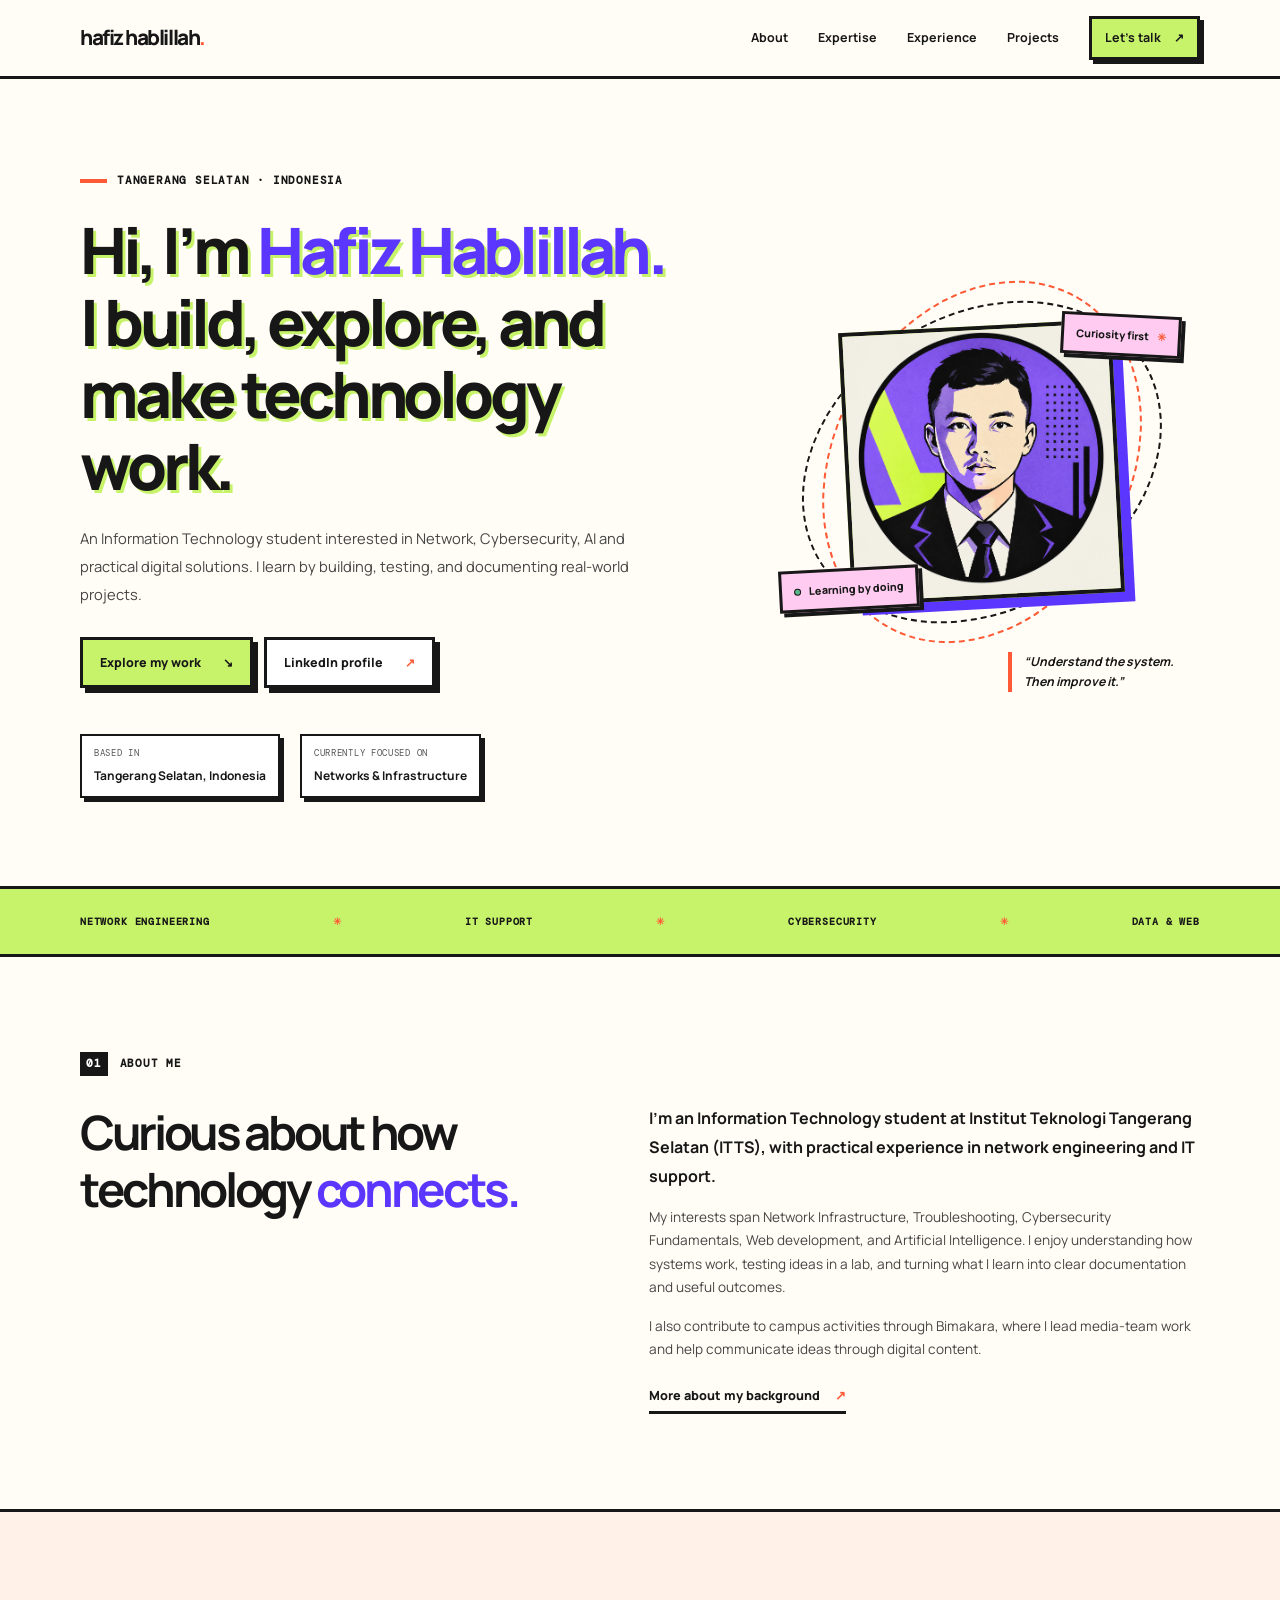
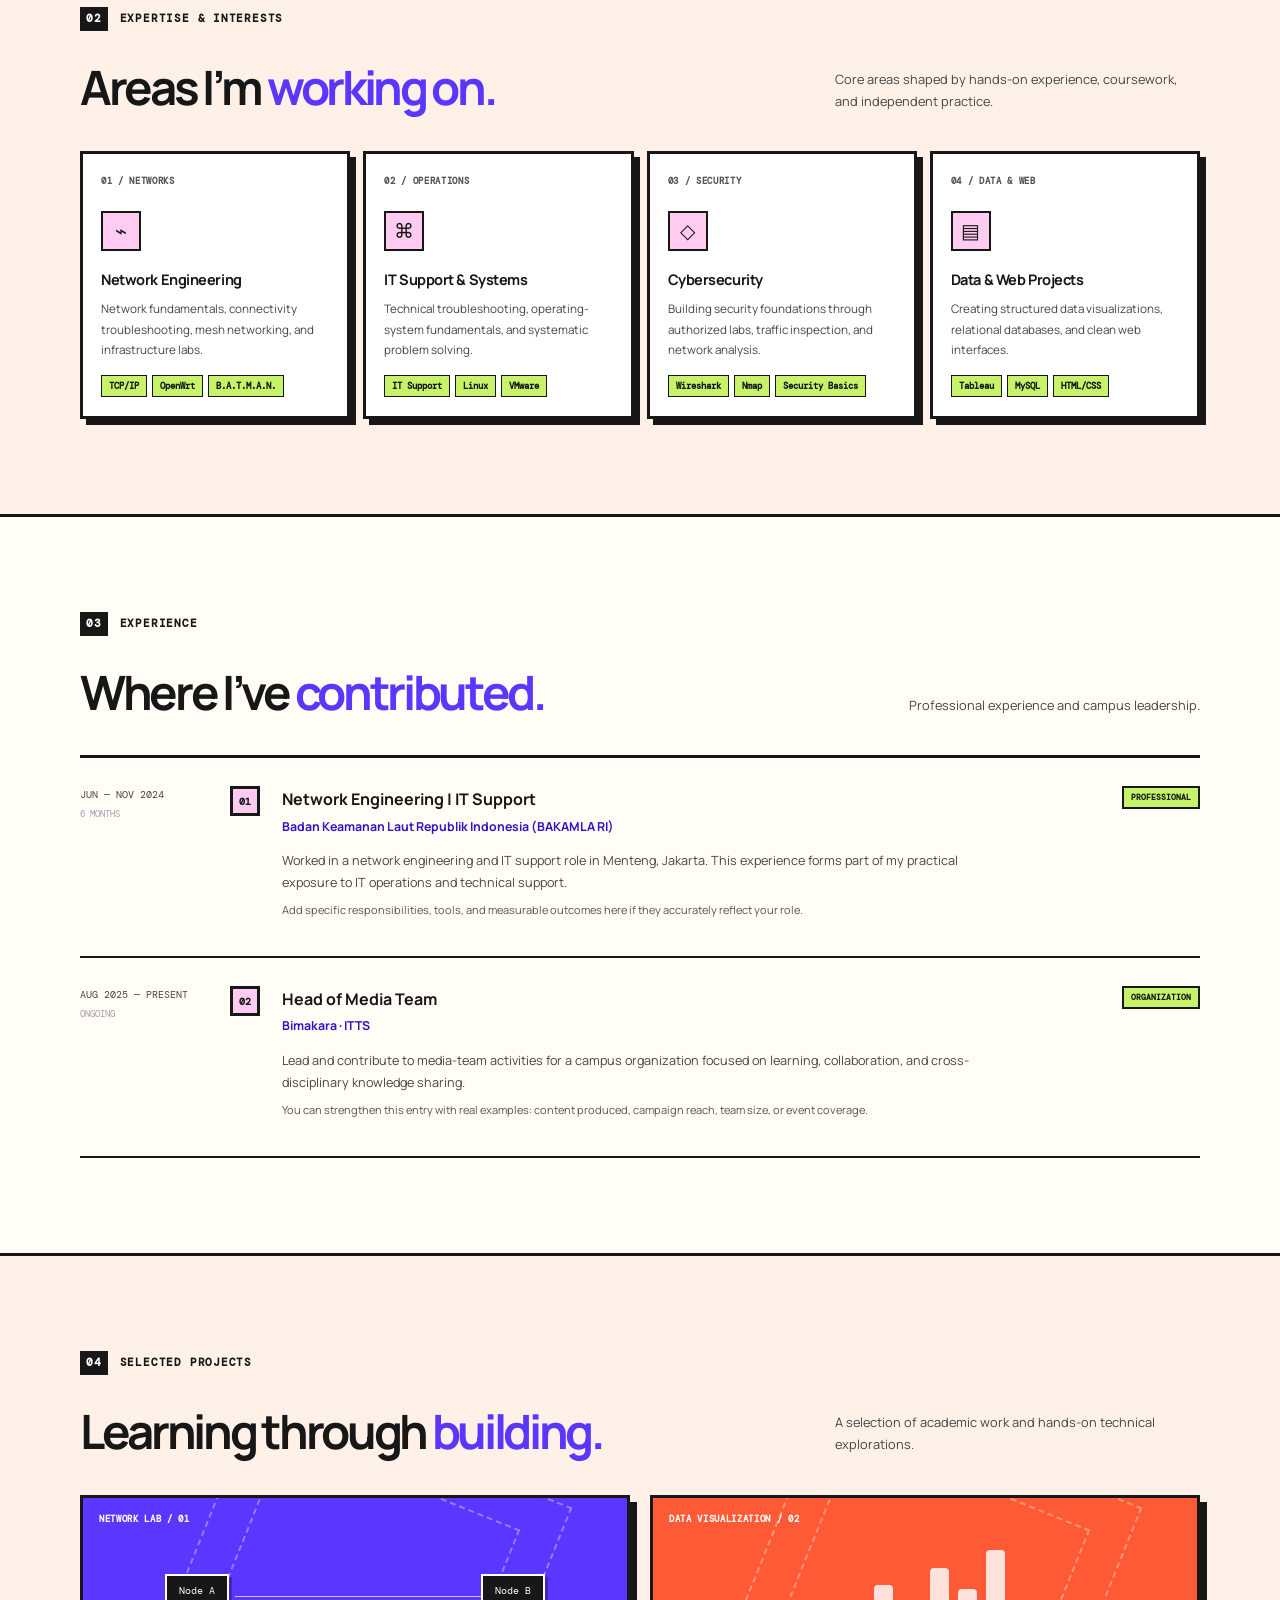
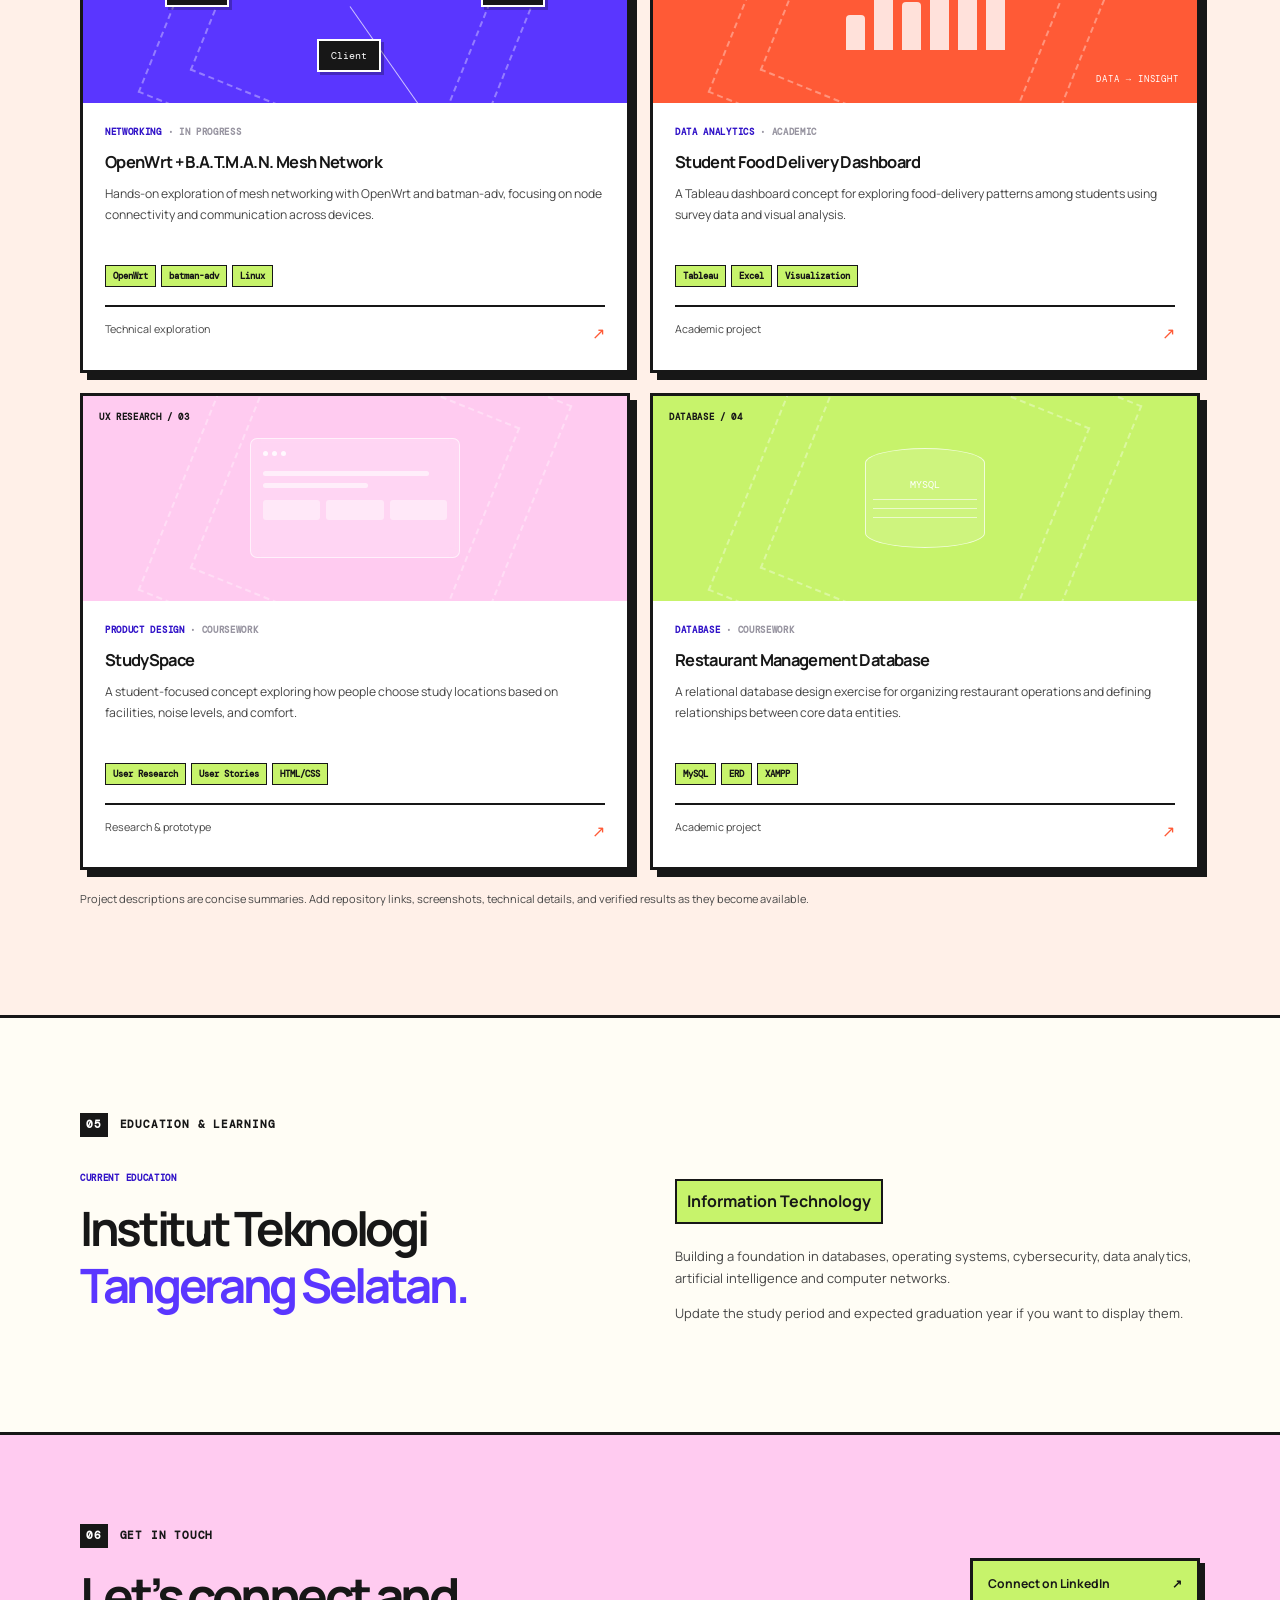
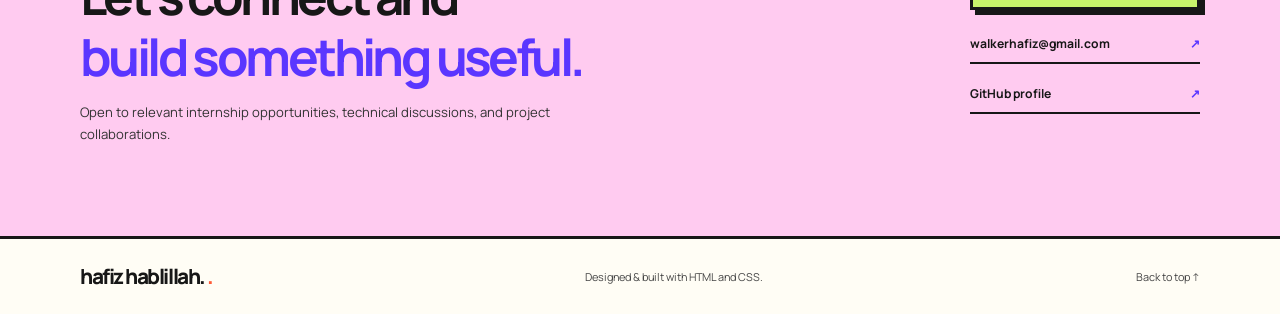
<file: Portofolio Website Neo-Brutalism/index.html>
<!DOCTYPE html>
<html lang="id">
<head>
  <meta charset="UTF-8">
  <meta name="viewport" content="width=device-width, initial-scale=1.0">
  <meta name="description" content="Portofolio Hafiz Hablillah — IT Support, Network Engineering, proyek teknologi, dan pengalaman organisasi.">
  <title>Portofolio - Hafiz Hablillah</title>
  <link rel="stylesheet" href="style.css">
</head>
<body>
  <header class="header">
    <nav class="nav container" aria-label="Navigasi utama">
      <a class="logo" href="#home">hafiz hablillah<span>.</span></a>
      <input type="checkbox" id="menu-toggle" class="menu-toggle" aria-label="Buka menu">
      <label class="menu-icon" for="menu-toggle" aria-hidden="true"><span></span><span></span><span></span></label>
      <div class="nav-menu">
        <a href="#about">About</a>
        <a href="#expertise">Expertise</a>
        <a href="#experience">Experience</a>
        <a href="#projects">Projects</a>
        <a class="nav-contact" href="#contact">Let’s talk <span>↗</span></a>
      </div>
    </nav>
  </header>

  <main>
    <section class="hero container" id="home">
      <div class="hero-content">
        <p class="eyebrow"><span class="eyebrow-line"></span> TANGERANG SELATAN · INDONESIA</p>
        <h1>Hi, I’m <span>Hafiz Hablillah.</span><br>I build, explore, and<br class="desktop-break"> make technology work.</h1>
        <p class="hero-desc">An Information Technology student interested in Network, Cybersecurity, AI and practical digital solutions. I learn by building, testing, and documenting real-world projects.</p>
        <div class="hero-buttons">
          <a class="button button-dark" href="#projects">Explore my work <span>↘</span></a>
          <a class="button button-light" href="https://www.linkedin.com/in/hafizhablillah/" target="_blank" rel="noreferrer">LinkedIn profile <span>↗</span></a>
        </div>
        <div class="hero-facts">
          <div><span class="fact-label">BASED IN</span><strong>Tangerang Selatan, Indonesia</strong></div>
          <div><span class="fact-label">CURRENTLY FOCUSED ON</span><strong>Networks & Infrastructure</strong></div>
        </div>
      </div>
      <div class="hero-aside">
        <div class="portrait-frame">
          <div class="portrait-orbit orbit-a"></div><div class="portrait-orbit orbit-b"></div>
          <div class="portrait">
            <img class="portrait-photo" src="profil.png
            " alt="Foto profil Hafiz Hablillah">
          </div>
          <span class="float-note note-one">Curiosity first<span>✳</span></span>
          <span class="float-note note-two"><i></i> Learning by doing</span>
        </div>
        <p class="aside-note">“Understand the system.<br>Then improve it.”</p>
      </div>
    </section>

    <div class="marquee-band"><div class="container marquee-inner"><span>NETWORK ENGINEERING</span><i>✳</i><span>IT SUPPORT</span><i>✳</i><span>CYBERSECURITY</span><i>✳</i><span>DATA & WEB</span></div></div>

    <section class="section container" id="about">
      <div class="section-label"><span>01</span> ABOUT ME</div>
      <div class="about-layout">
        <div class="section-title"><h2>Curious about how<br>technology <em>connects.</em></h2></div>
        <div class="about-copy">
          <p class="intro">I’m an Information Technology student at Institut Teknologi Tangerang Selatan (ITTS), with practical experience in network engineering and IT support.</p>
          <p>My interests span Network Infrastructure, Troubleshooting, Cybersecurity Fundamentals, Web development, and Artificial Intelligence. I enjoy understanding how systems work, testing ideas in a lab, and turning what I learn into clear documentation and useful outcomes.</p>
          <p>I also contribute to campus activities through Bimakara, where I lead media-team work and help communicate ideas through digital content.</p>
          <a class="inline-link" href="https://www.linkedin.com/in/hafizhablillah/" target="_blank" rel="noreferrer">More about my background <span>↗</span></a>
        </div>
      </div>
    </section>

    <section class="section expertise-section" id="expertise">
      <div class="container">
        <div class="section-label"><span>02</span> EXPERTISE & INTERESTS</div>
        <div class="section-heading-row"><h2>Areas I’m <em>working on.</em></h2><p>Core areas shaped by hands-on experience, coursework, and independent practice.</p></div>
        <div class="expertise-grid">
          <article class="expertise-card"><div class="card-number">01 / NETWORKS</div><div class="expertise-icon">⌁</div><h3>Network Engineering</h3><p>Network fundamentals, connectivity troubleshooting, mesh networking, and infrastructure labs.</p><div class="pills"><span>TCP/IP</span><span>OpenWrt</span><span>B.A.T.M.A.N.</span></div></article>
          <article class="expertise-card"><div class="card-number">02 / OPERATIONS</div><div class="expertise-icon">⌘</div><h3>IT Support & Systems</h3><p>Technical troubleshooting, operating-system fundamentals, and systematic problem solving.</p><div class="pills"><span>IT Support</span><span>Linux</span><span>VMware</span></div></article>
          <article class="expertise-card"><div class="card-number">03 / SECURITY</div><div class="expertise-icon">◇</div><h3>Cybersecurity</h3><p>Building security foundations through authorized labs, traffic inspection, and network analysis.</p><div class="pills"><span>Wireshark</span><span>Nmap</span><span>Security Basics</span></div></article>
          <article class="expertise-card"><div class="card-number">04 / DATA & WEB</div><div class="expertise-icon">▤</div><h3>Data & Web Projects</h3><p>Creating structured data visualizations, relational databases, and clean web interfaces.</p><div class="pills"><span>Tableau</span><span>MySQL</span><span>HTML/CSS</span></div></article>
        </div>
      </div>
    </section>

    <section class="section container" id="experience">
      <div class="section-label"><span>03</span> EXPERIENCE</div>
      <div class="section-heading-row"><h2>Where I’ve <em>contributed.</em></h2><p>Professional experience and campus leadership.</p></div>
      <div class="experience-list">
        <article class="experience-item">
          <div class="experience-period">JUN — NOV 2024<br><span>6 MONTHS</span></div>
          <div class="experience-mark">01</div>
          <div class="experience-details"><div class="experience-heading"><div><h3>Network Engineering | IT Support</h3><p class="company">Badan Keamanan Laut Republik Indonesia (BAKAMLA RI)</p></div><span class="experience-type">PROFESSIONAL</span></div><p>Worked in a network engineering and IT support role in Menteng, Jakarta. This experience forms part of my practical exposure to IT operations and technical support.</p><p class="small-note">Add specific responsibilities, tools, and measurable outcomes here if they accurately reflect your role.</p></div>
        </article>
        <article class="experience-item">
          <div class="experience-period">AUG 2025 — PRESENT<br><span>ONGOING</span></div>
          <div class="experience-mark">02</div>
          <div class="experience-details"><div class="experience-heading"><div><h3>Head of Media Team</h3><p class="company">Bimakara · ITTS</p></div><span class="experience-type">ORGANIZATION</span></div><p>Lead and contribute to media-team activities for a campus organization focused on learning, collaboration, and cross-disciplinary knowledge sharing.</p><p class="small-note">You can strengthen this entry with real examples: content produced, campaign reach, team size, or event coverage.</p></div>
        </article>
      </div>
    </section>

    <section class="section projects-section" id="projects">
      <div class="container">
        <div class="section-label"><span>04</span> SELECTED PROJECTS</div>
        <div class="section-heading-row"><h2>Learning through <em>building.</em></h2><p>A selection of academic work and hands-on technical explorations.</p></div>
        <div class="project-grid">
          <article class="project-card">
            <div class="project-visual visual-network"><span class="visual-label">NETWORK LAB / 01</span><div class="node n1">Node A</div><div class="node n2">Node B</div><div class="node n3">Client</div><div class="connection c1"></div><div class="connection c2"></div></div>
            <div class="project-info"><div class="project-meta">NETWORKING <span>· IN PROGRESS</span></div><h3>OpenWrt + B.A.T.M.A.N. Mesh Network</h3><p>Hands-on exploration of mesh networking with OpenWrt and batman-adv, focusing on node connectivity and communication across devices.</p><div class="pills"><span>OpenWrt</span><span>batman-adv</span><span>Linux</span></div><div class="project-bottom"><span>Technical exploration</span><span>↗</span></div></div>
          </article>
          <article class="project-card">
            <div class="project-visual visual-tableau"><span class="visual-label">DATA VISUALIZATION / 02</span><div class="mini-chart"><i></i><i></i><i></i><i></i><i></i><i></i></div><div class="chart-label">DATA → INSIGHT</div></div>
            <div class="project-info"><div class="project-meta">DATA ANALYTICS <span>· ACADEMIC</span></div><h3>Student Food Delivery Dashboard</h3><p>A Tableau dashboard concept for exploring food-delivery patterns among students using survey data and visual analysis.</p><div class="pills"><span>Tableau</span><span>Excel</span><span>Visualization</span></div><div class="project-bottom"><span>Academic project</span><span>↗</span></div></div>
          </article>
          <article class="project-card">
            <div class="project-visual visual-study"><span class="visual-label">UX RESEARCH / 03</span><div class="mock-window"><div class="mock-dots"><i></i><i></i><i></i></div><div class="mock-line"></div><div class="mock-line short"></div><div class="mock-cards"><i></i><i></i><i></i></div></div></div>
            <div class="project-info"><div class="project-meta">PRODUCT DESIGN <span>· COURSEWORK</span></div><h3>StudySpace</h3><p>A student-focused concept exploring how people choose study locations based on facilities, noise levels, and comfort.</p><div class="pills"><span>User Research</span><span>User Stories</span><span>HTML/CSS</span></div><div class="project-bottom"><span>Research & prototype</span><span>↗</span></div></div>
          </article>
          <article class="project-card">
            <div class="project-visual visual-database"><span class="visual-label">DATABASE / 04</span><div class="database-shape"><span>MYSQL</span><i></i><i></i><i></i></div></div>
            <div class="project-info"><div class="project-meta">DATABASE <span>· COURSEWORK</span></div><h3>Restaurant Management Database</h3><p>A relational database design exercise for organizing restaurant operations and defining relationships between core data entities.</p><div class="pills"><span>MySQL</span><span>ERD</span><span>XAMPP</span></div><div class="project-bottom"><span>Academic project</span><span>↗</span></div></div>
          </article>
        </div>
        <p class="project-disclaimer">Project descriptions are concise summaries. Add repository links, screenshots, technical details, and verified results as they become available.</p>
      </div>
    </section>

    <section class="section container education-section" id="education">
      <div class="section-label"><span>05</span> EDUCATION & LEARNING</div>
      <div class="education-row"><div><p class="overline">CURRENT EDUCATION</p><h2>Institut Teknologi<br><em>Tangerang Selatan.</em></h2></div><div><h3>Information Technology</h3><p>Building a foundation in databases, operating systems, cybersecurity, data analytics, artificial intelligence and computer networks.</p><p class="muted">Update the study period and expected graduation year if you want to display them.</p></div></div>
    </section>

    <section class="contact-section" id="contact">
      <div class="container contact-inner"><div><p class="section-label"><span>06</span> GET IN TOUCH</p><h2>Let’s connect and<br><em>build something useful.</em></h2><p>Open to relevant internship opportunities, technical discussions, and project collaborations.</p></div><div class="contact-links"><a class="contact-button" href="https://www.linkedin.com/in/hafizhablillah/" target="_blank" rel="noreferrer">Connect on LinkedIn <span>↗</span></a><a href="mailto:walkerhafiz@gmail.com">walkerhafiz@gmail.com <span>↗</span></a><a href="https://github.com/s1rzech" target="_blank" rel="noreferrer">GitHub profile <span>↗</span></a></div></div>
    </section>
  </main>

  <footer class="footer"><div class="container footer-inner"><a class="logo" href="#home">hafiz hablillah.
  <span>.</span></a><p>Designed & built with HTML and CSS.</p><a href="#home">Back to top ↑</a></div></footer>
</body>
</html>
</file>
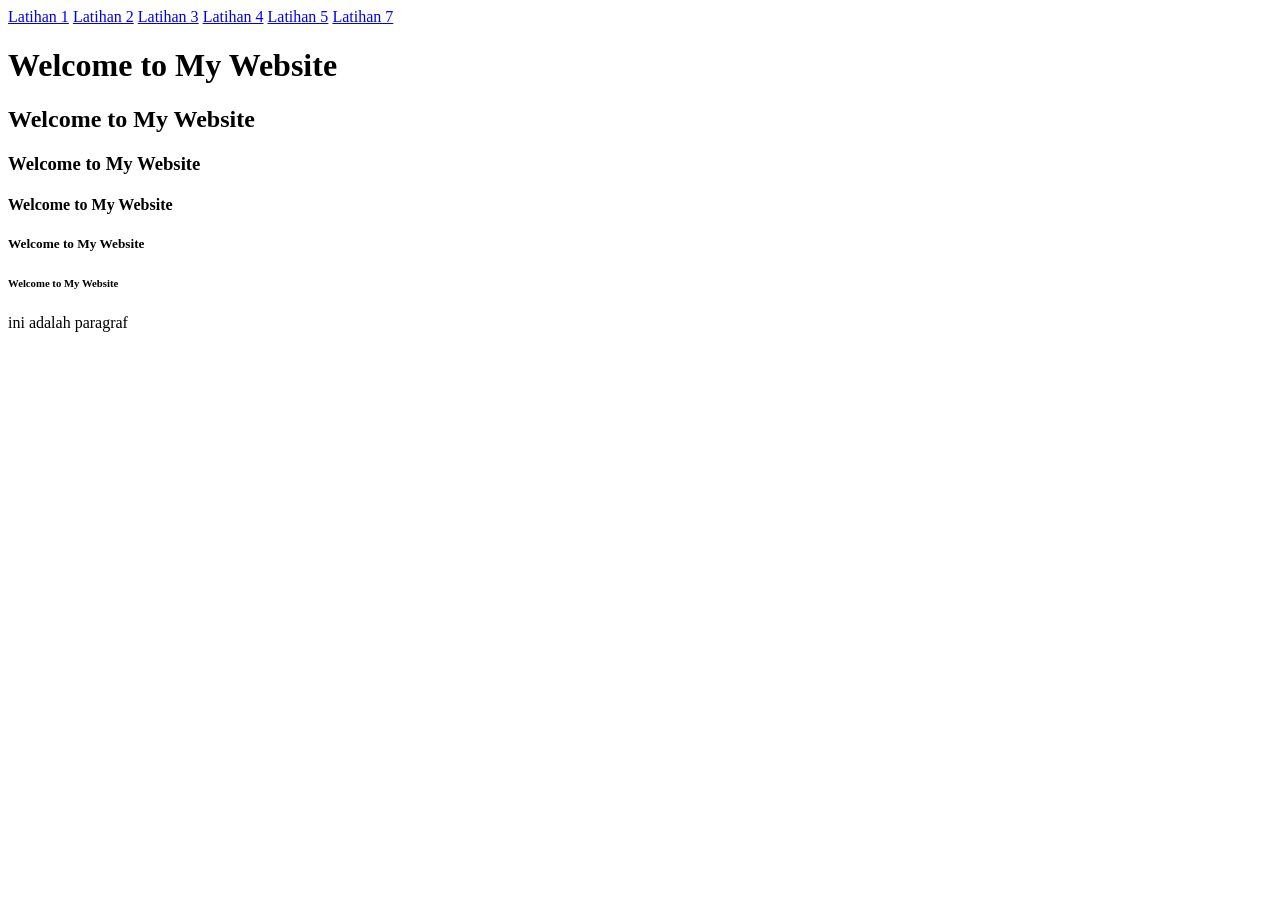
<file: Tutorial HTML/index.html>
<html>
    <head>
        <title>My Website</title>
    </head>
    <body>
        <a href="index.html">Latihan 1</a>
        <a href="latihan2.html">Latihan 2</a>
        <a href="latihan3.html">Latihan 3</a>
        <a href="latihan4.html">Latihan 4</a>
        <a href="latihan5.html">Latihan 5</a>
        <a href="latihan7.html">Latihan 7</a>
        <h1>Welcome to My Website</h1>
        <h2>Welcome to My Website</h2>
        <h3>Welcome to My Website</h3>
        <h4>Welcome to My Website</h4>
        <h5>Welcome to My Website</h5>
        <h6>Welcome to My Website</h6>
        <P>ini adalah paragraf</P>
    </body>
</html>
</file>
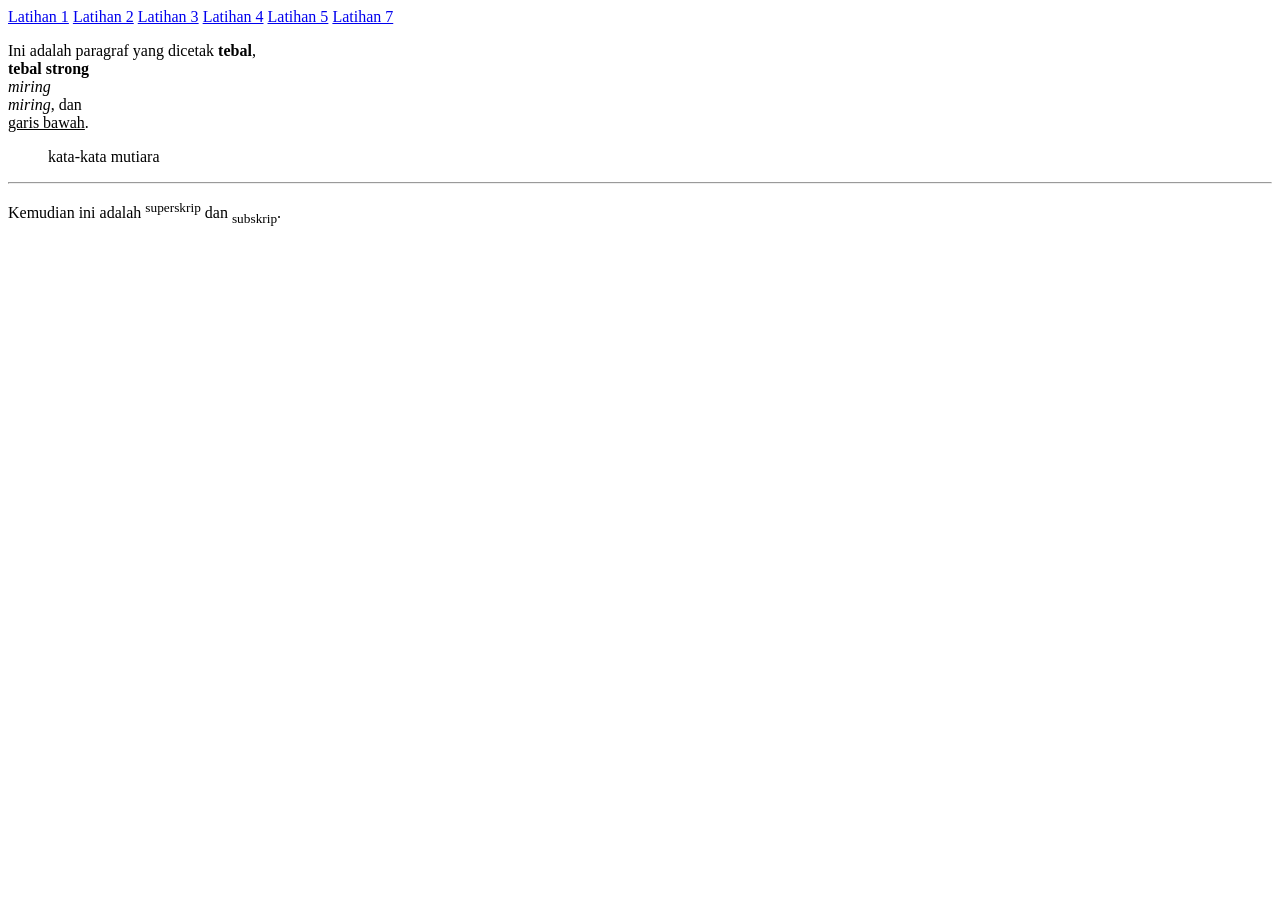
<file: Tutorial HTML/latihan2.html>
<!DOCTYPE html>
<html>
    <head>
       <title>Hello World</title>
   </head>
   <body>
        <a href="index.html">Latihan 1</a>
        <a href="latihan2.html">Latihan 2</a>
        <a href="latihan3.html">Latihan 3</a>
        <a href="latihan4.html">Latihan 4</a>
        <a href="latihan5.html">Latihan 5</a>
        <a href="latihan7.html">Latihan 7</a>
       <p>Ini adalah paragraf yang dicetak 
        <b>tebal</b>, <br/>
        <strong>tebal strong</strong><br/>
        <em>miring</em><br/>
        <i>miring</i>, dan <br/>
        <u>garis bawah</u>.
        <blockquote>kata-kata mutiara</blockquote>
    </p><hr/>
    <p>Kemudian ini adalah 
        <sup>superskrip</sup> dan 
        <sub>subskrip</sub>.
    </p>
   </body>
</html>
</file>
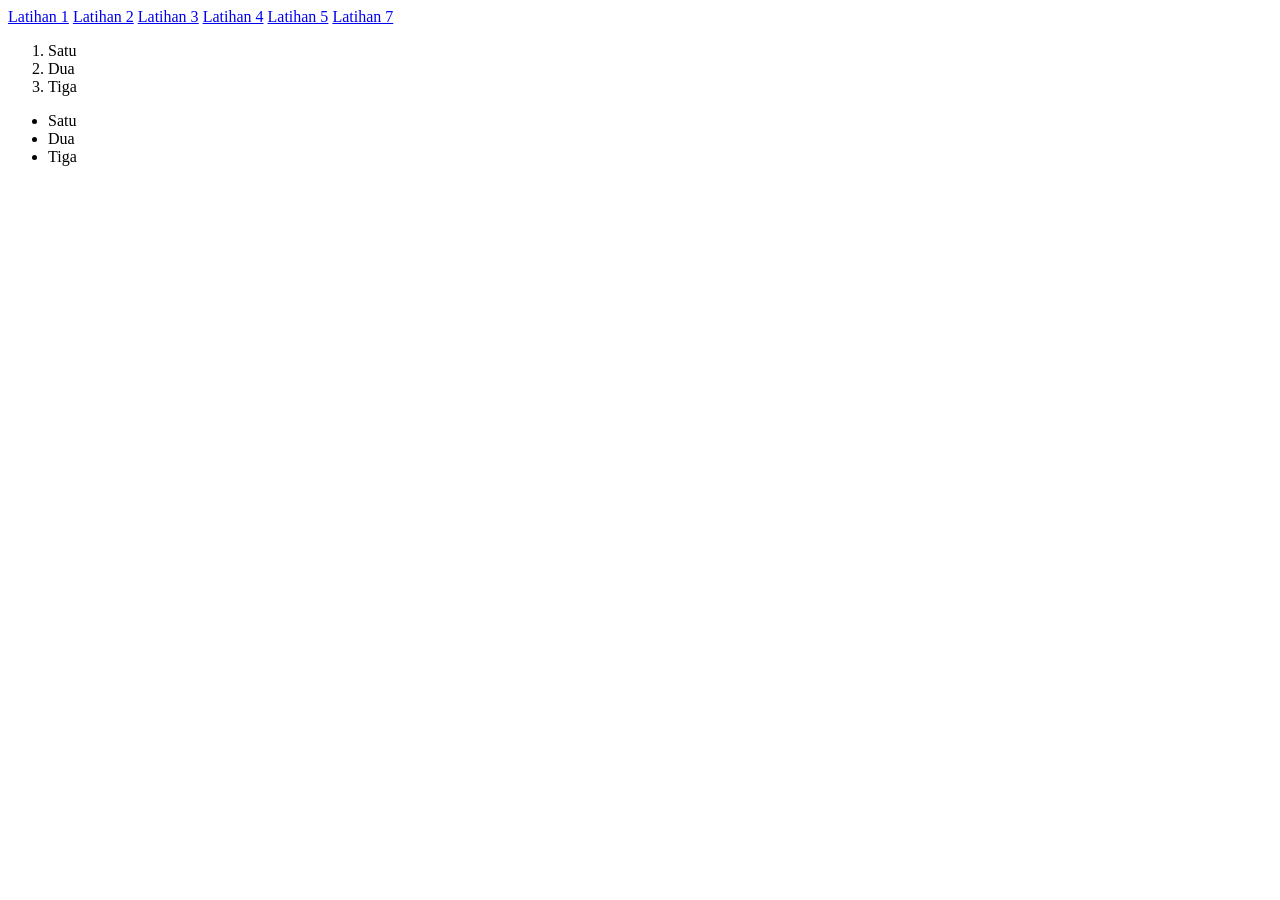
<file: Tutorial HTML/latihan3.html>
<!DOCTYPE html>
<html>
    <head>
        <title>Latihan 3</title>
    </head>
    <body>
        <a href="index.html">Latihan 1</a>
        <a href="latihan2.html">Latihan 2</a>
        <a href="latihan3.html">Latihan 3</a>
        <a href="latihan4.html">Latihan 4</a>
        <a href="latihan5.html">Latihan 5</a>
        <a href="latihan7.html">Latihan 7</a>
        <ol>
            <li>Satu</li>
            <li>Dua</li>
            <li>Tiga</li>
        </ol>

        <ul>
            <li>Satu</li>
            <li>Dua</li>
            <li>Tiga</li>
        </ul>
    </body>

</html>
</file>
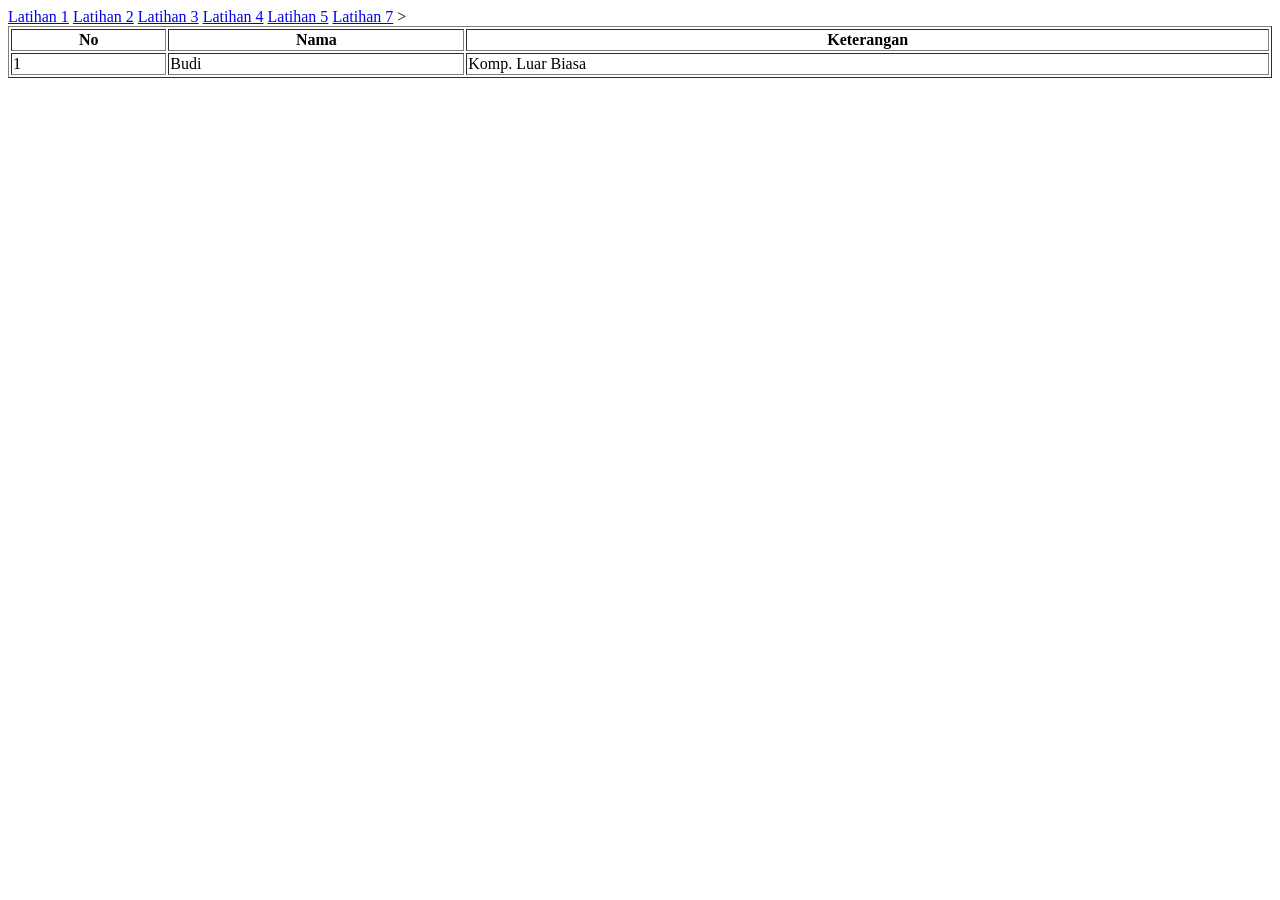
<file: Tutorial HTML/latihan4.html>
<!DOCTYPE html>
<html>
    <head>
        <title>Latihan 4</title>
    </head>
    <body>
        <a href="index.html">Latihan 1</a>
        <a href="latihan2.html">Latihan 2</a>
        <a href="latihan3.html">Latihan 3</a>
        <a href="latihan4.html">Latihan 4</a>
        <a href="latihan5.html">Latihan 5</a>
        <a href="latihan7.html">Latihan 7</a>
        <table border="1" width="100%">
         <thead>
            <tr>>
            <th>No</th>
            <th>Nama</th>
            <th>Keterangan</th>
            </tr>
         </thead>
            <tr>
                <td>1</td>
                <td>Budi</td>
                <td>Komp. Luar Biasa</td>
            </tr>
        </tbody>
        </table>
    </body>
</html>
</file>
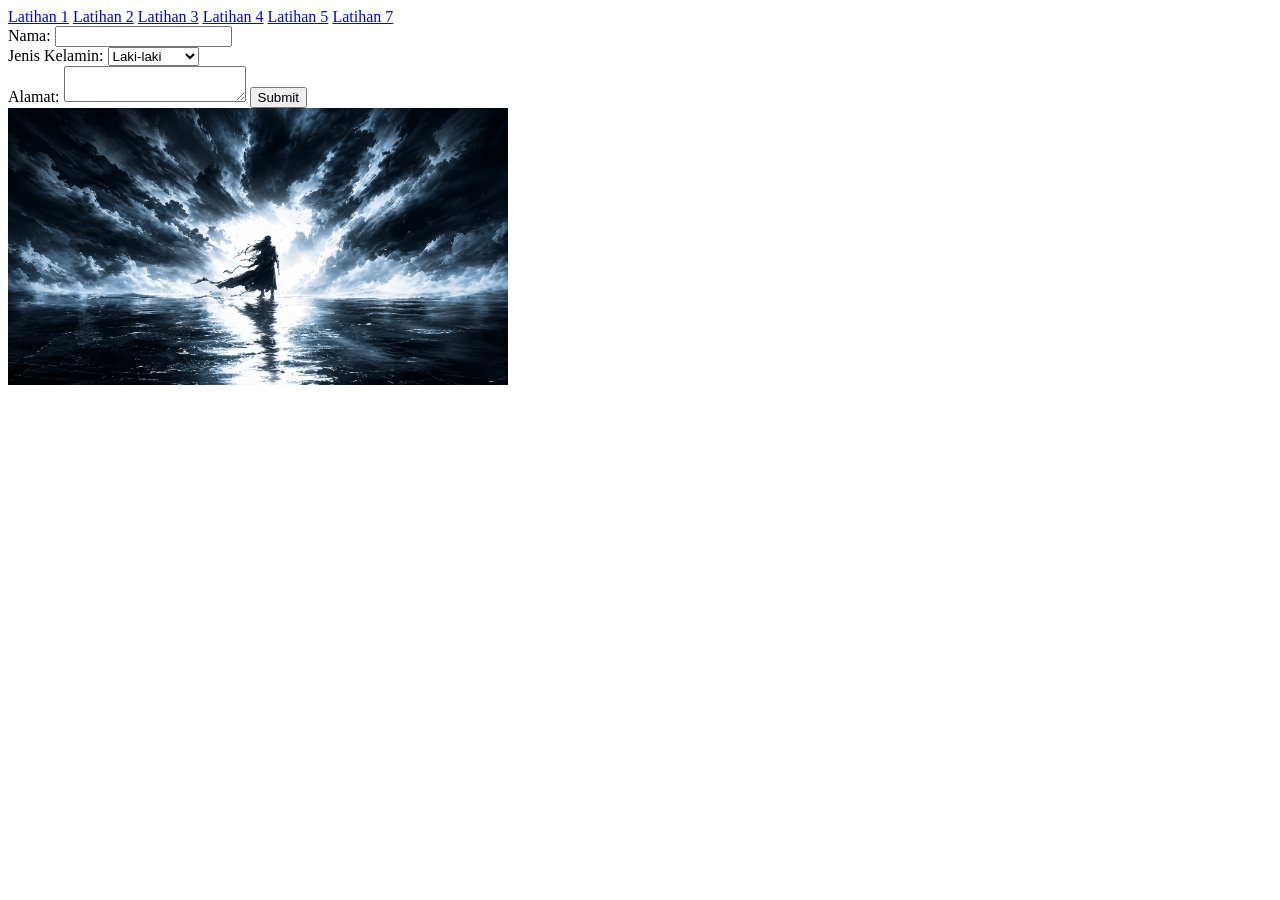
<file: Tutorial HTML/latihan7.html>
<!DOCTYPE html>
<html>
    <head>
        <title>Latihan 7</title>
    </head>
    <body>
        <a href="index.html">Latihan 1</a>
        <a href="latihan2.html">Latihan 2</a>
        <a href="latihan3.html">Latihan 3</a>
        <a href="latihan4.html">Latihan 4</a>
        <a href="latihan5.html">Latihan 5</a>
        <a href="latihan7.html">Latihan 7</a>
        <form action="#" method="post">
            <label for="nama">Nama:</label>
            <input type="text" id="nama" name="nama"><br>

            <label for="jk">Jenis Kelamin:</label>
            <select id="jk" name="jk">
                <option value="Laki-laki">Laki-laki</option>
                <option value="Perempuan">Perempuan</option>
            </select>
            <br>

            <label for="alamat">Alamat:</label>
            <textarea id="alamat" name="alamat"></textarea>
            <button type="submit" value="Submit">Submit</button>
        </form>

        <img src="Huang Tiandi 2.png" alt="Gambar" width="500">
    </body>
</html>
</file>
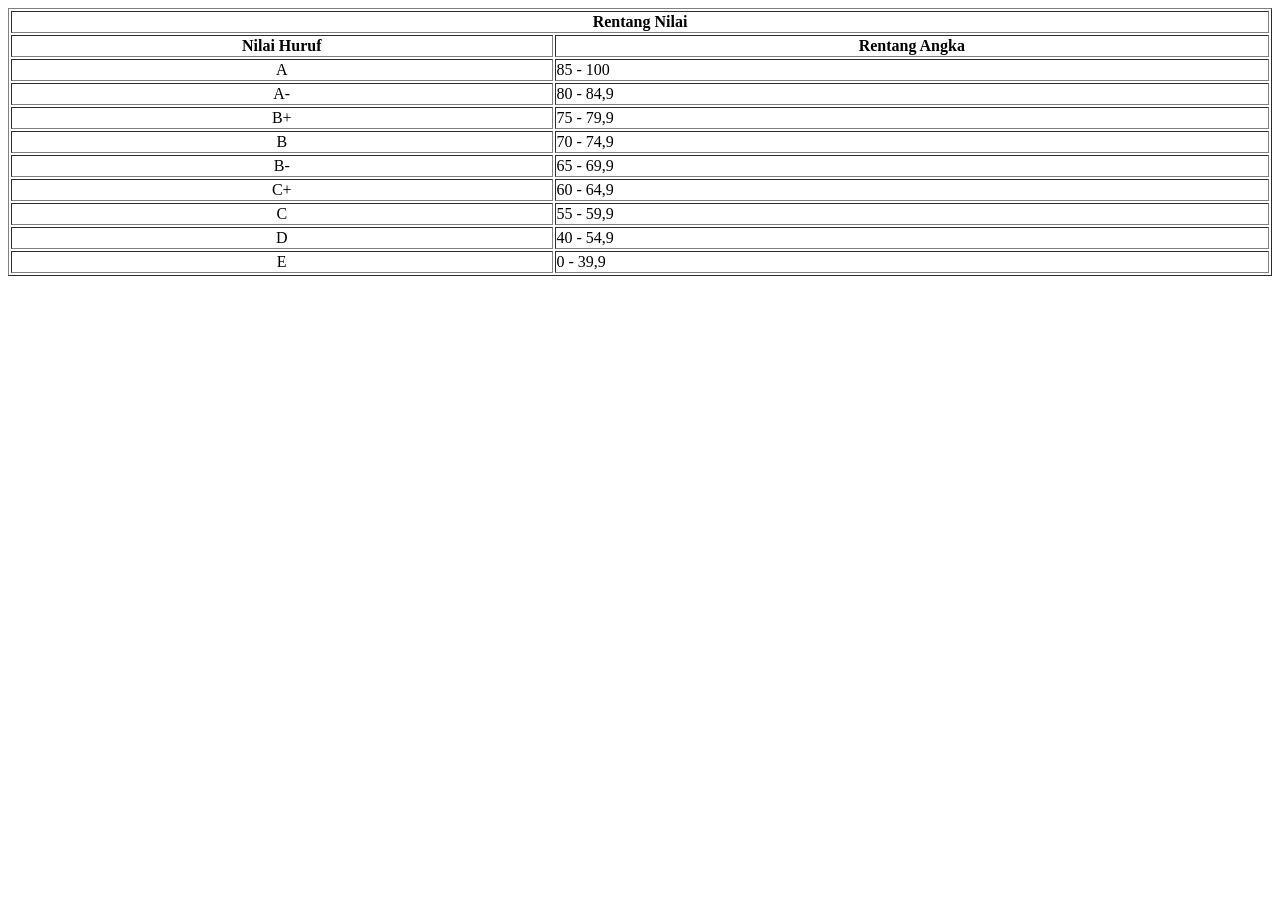
<file: Tutorial HTML/rentang nilai.html>
<!doctype html>
<html>
    <head>
        <meta charset="UTF-8" />
        <title>Latihan 6</title>
    </head>
   <body>
        <table border="1" width="100%">
      <thead>
        <tr>
          <th colspan="2">Rentang Nilai</th>
        </tr>
        <tr>
          <th>Nilai Huruf</th>
          <th>Rentang Angka</th>
        </tr>
      </thead>

      <tbody>
        <tr>
          <td align="center">A</td>
          <td>85 - 100</td>
        </tr>
        <tr>
          <td align="center">A-</td>
          <td>80 - 84,9</td>
        </tr>
        <tr>
          <td align="center">B+</td>
          <td>75 - 79,9</td>
        </tr>
        <tr>
          <td align="center">B</td>
          <td>70 - 74,9</td>
        </tr>
        <tr>
          <td align="center">B-</td>
          <td>65 - 69,9</td>
        </tr>
        <tr>
          <td align="center">C+</td>
          <td>60 - 64,9</td>
        </tr>
        <tr>
          <td align="center">C</td>
          <td>55 - 59,9</td>
        </tr>
        <tr>
          <td align="center">D</td>
          <td>40 - 54,9</td>
        </tr>
        <tr>
          <td align="center">E</td>
          <td>0 - 39,9</td>
        </tr>
      </tbody>
    </table>
  </body>
</html>
</file>
<file: Portofolio Website Neo-Brutalism/style.css>
@import url('https://fonts.googleapis.com/css2?family=DM+Mono:wght@400;500&family=Manrope:wght@400;500;600;700;800&display=swap');

:root {
  --ink: #20212a;
  --muted: #686a77;
  --soft: #9293a0;
  --paper: #fbfaf8;
  --white: #ffffff;
  --line: #e9e7e3;
  --lavender: #e9e6ff;
  --purple: #7869c9;
  --purple-dark: #5d50a7;
  --green: #c7e8d6;
  --max-width: 1120px;
}
* { box-sizing: border-box; }
html { scroll-behavior: smooth; scroll-padding-top: 88px; }
body { margin: 0; background: var(--paper); color: var(--ink); font-family: 'Manrope', Arial, sans-serif; line-height: 1.7; }
a { color: inherit; text-decoration: none; }
.container { width: min(var(--max-width), calc(100% - 52px)); margin: 0 auto; }
.header { position: sticky; top: 0; z-index: 20; background: rgba(251,250,248,.9); backdrop-filter: blur(14px); border-bottom: 1px solid rgba(32,33,42,.07); }
.nav { display: flex; align-items: center; justify-content: space-between; min-height: 76px; gap: 24px; }
.logo { font-weight: 800; font-size: 1.3rem; letter-spacing: -.08em; }
.logo span { color: var(--purple); }
.nav-menu { display: flex; align-items: center; gap: 30px; color: #5f606b; font-size: .78rem; font-weight: 700; }
.nav-menu a { transition: color .2s ease; }
.nav-menu a:hover { color: var(--purple); }
.nav-contact { border: 1px solid #dcd8ef; padding: 9px 14px; border-radius: 8px; color: var(--ink); }
.nav-contact span { margin-left: 10px; color: var(--purple); }
.menu-toggle, .menu-icon { display: none; }
.hero { display: grid; grid-template-columns: 1.18fr .82fr; align-items: center; gap: 56px; padding-top: 95px; padding-bottom: 98px; min-height: 620px; }
.eyebrow, .section-label, .fact-label, .card-number, .visual-label, .project-meta, .overline { font-family: 'DM Mono', monospace; letter-spacing: .075em; font-size: .66rem; }
.eyebrow { display: flex; align-items: center; gap: 10px; color: var(--muted); }
.eyebrow-line { width: 27px; height: 1px; background: var(--purple); }
h1 { font-size: clamp(2.6rem, 5vw, 4.65rem); line-height: 1.13; letter-spacing: -.075em; margin: 24px 0 22px; font-weight: 800; }
h1 span { color: var(--purple); }
.hero-desc { max-width: 590px; color: var(--muted); font-size: .92rem; line-height: 1.9; }
.hero-buttons { display: flex; flex-wrap: wrap; gap: 11px; margin-top: 28px; }
.button { display: inline-flex; align-items: center; gap: 22px; padding: 12px 17px; border-radius: 7px; font-size: .78rem; font-weight: 800; transition: transform .2s ease, background .2s ease; }
.button:hover { transform: translateY(-2px); }
.button-dark { background: var(--ink); color: white; }
.button-dark:hover { background: var(--purple-dark); }
.button-light { border: 1px solid #dedce4; background: transparent; }
.button-light span { color: var(--purple); }
.hero-facts { display: flex; flex-wrap: wrap; gap: 38px; margin-top: 46px; }
.hero-facts div { display: grid; gap: 4px; }
.fact-label { font-size: .58rem; color: var(--soft); }
.hero-facts strong { font-size: .75rem; }
.hero-aside { min-height: 370px; display: flex; flex-direction: column; align-items: center; justify-content: center; }
.portrait-frame { width: min(100%, 390px); aspect-ratio: 1 / 1; position: relative; display: grid; place-items: center; }
.portrait { position: relative; z-index: 2; width: 70%; aspect-ratio: 1; border-radius: 48% 48% 43% 43%; display: flex; flex-direction: column; align-items: center; justify-content: center; background: linear-gradient(145deg, #eeeaff, #d8d1f7 65%, #c7c1ed); color: var(--purple-dark); }
.portrait::before { content: ""; position: absolute; width: 73%; height: 73%; border: 1px solid rgba(93,80,167,.23); border-radius: 50%; }
.portrait-initials { font-size: clamp(3.5rem, 8vw, 5.7rem); font-weight: 800; letter-spacing: -.1em; line-height: 1.1; }
.portrait-caption { margin-top: 13px; font: .53rem 'DM Mono', monospace; letter-spacing: .08em; }
.portrait-orbit { position: absolute; border: 1px solid #ded9f4; border-radius: 50%; }
.orbit-a { width: 100%; height: 72%; transform: rotate(-32deg); }
.orbit-b { width: 78%; height: 100%; transform: rotate(30deg); border-color: #e8e3f5; }
.float-note { position: absolute; z-index: 3; background: var(--white); border: 1px solid #eeebf2; box-shadow: 0 12px 35px rgba(50,40,80,.07); border-radius: 7px; padding: 9px 12px; font-size: .67rem; font-weight: 700; }
.note-one { top: 15%; right: -2%; }.note-one span { color: var(--purple); margin-left: 8px; }
.note-two { bottom: 13%; left: -3%; display: flex; align-items: center; gap: 8px; }
.note-two i { display: inline-block; width: 7px; height: 7px; border-radius: 50%; background: #5cb58a; }
.aside-note { align-self: flex-end; margin: -5px 6% 0 0; color: #85828f; font-size: .77rem; font-style: italic; line-height: 1.6; }
.marquee-band { background: var(--lavender); border-block: 1px solid #dfdaf7; }
.marquee-inner { display: flex; justify-content: space-between; align-items: center; gap: 20px; min-height: 65px; flex-wrap: wrap; color: #514b77; font: .65rem 'DM Mono', monospace; letter-spacing: .08em; }
.marquee-inner i { font-style: normal; color: var(--purple); }
.section { padding-block: 95px; }
.section-label { display: flex; gap: 12px; align-items: center; color: var(--muted); margin-bottom: 28px; }
.section-label span { color: var(--purple); }
.about-layout { display: grid; grid-template-columns: .95fr 1.05fr; gap: 70px; }
.section-title h2, .section-heading-row h2, .education-row h2, .contact-inner h2 { font-size: clamp(2rem, 3.7vw, 3.15rem); letter-spacing: -.07em; line-height: 1.2; margin: 0; }
em { color: var(--purple); font-style: normal; }
.about-copy p { color: var(--muted); font-size: .85rem; margin: 0 0 16px; }
.about-copy .intro { color: var(--ink); font-weight: 700; font-size: 1rem; line-height: 1.8; }
.inline-link { display: inline-flex; gap: 15px; align-items: center; margin-top: 8px; font-size: .79rem; font-weight: 800; border-bottom: 1px solid #cfc9eb; padding-bottom: 5px; }
.inline-link span { color: var(--purple); }
.expertise-section, .projects-section { background: #f3f1ed; border-block: 1px solid #ece9e3; }
.section-heading-row { display: flex; align-items: flex-end; justify-content: space-between; gap: 35px; margin-bottom: 35px; }
.section-heading-row p { max-width: 365px; color: var(--muted); font-size: .8rem; margin: 0 0 4px; }
.expertise-grid { display: grid; grid-template-columns: repeat(4, minmax(0,1fr)); gap: 13px; }
.expertise-card { padding: 20px 18px 19px; background: var(--white); border: 1px solid #e9e6e1; border-radius: 9px; min-height: 265px; }
.card-number { color: #9995a5; font-size: .56rem; }
.expertise-icon { display: grid; place-items: center; margin: 22px 0 16px; width: 40px; height: 40px; background: #efecff; color: var(--purple); border-radius: 10px; font-size: 1.25rem; }
.expertise-card h3 { font-size: .91rem; margin: 0 0 7px; letter-spacing: -.03em; }
.expertise-card p { font-size: .73rem; color: var(--muted); margin: 0 0 14px; line-height: 1.75; }
.pills { display: flex; flex-wrap: wrap; gap: 5px; }
.pills span { display: inline-block; background: #f4f2f8; color: #625b80; border-radius: 4px; padding: 4px 7px; font: .56rem 'DM Mono', monospace; }
.experience-list { border-top: 1px solid var(--line); }
.experience-item { display: grid; grid-template-columns: 130px 32px 1fr; gap: 20px; padding: 28px 0; border-bottom: 1px solid var(--line); }
.experience-period { color: #777583; font: .64rem/1.8 'DM Mono', monospace; }.experience-period span { color: #a4a1ad; font-size: .56rem; }
.experience-mark { display: grid; place-items: center; width: 30px; height: 30px; border: 1px solid #ddd7f4; border-radius: 50%; color: var(--purple); font: .6rem 'DM Mono', monospace; }
.experience-heading { display: flex; align-items: flex-start; justify-content: space-between; gap: 20px; }
.experience-details h3 { font-size: 1rem; margin: 0 0 3px; }.company { color: var(--purple-dark); font-size: .77rem; margin: 0 0 13px; font-weight: 700; }
.experience-details > p:not(.company) { color: var(--muted); font-size: .79rem; max-width: 720px; margin: 0 0 8px; }
.experience-type { border: 1px solid var(--line); border-radius: 4px; padding: 4px 7px; color: #888594; font: .53rem 'DM Mono', monospace; white-space: nowrap; }
.experience-details .small-note { color: #9894a3 !important; font-size: .69rem !important; }
.project-grid { display: grid; grid-template-columns: repeat(2, minmax(0,1fr)); gap: 20px; }
.project-card { overflow: hidden; background: var(--white); border: 1px solid #e6e3de; border-radius: 10px; transition: transform .2s ease, box-shadow .2s ease; }
.project-card:hover { transform: translateY(-4px); box-shadow: 0 14px 35px rgba(48,42,65,.07); }
.project-visual { position: relative; height: 205px; display: grid; place-items: center; overflow: hidden; }
.project-visual::before, .project-visual::after { content: ""; position: absolute; width: 250px; height: 250px; border: 1px solid rgba(255,255,255,.2); border-radius: 50%; }
.project-visual::after { width: 330px; height: 330px; }
.visual-label { position: absolute; top: 14px; left: 16px; z-index: 3; color: rgba(255,255,255,.7); font-size: .55rem; }
.visual-network { background: linear-gradient(135deg, #333d59, #6e69a6); }
.node { position: absolute; z-index: 2; padding: 8px 12px; border: 1px solid rgba(255,255,255,.45); border-radius: 5px; color: white; background: rgba(255,255,255,.12); font: .6rem 'DM Mono', monospace; backdrop-filter: blur(5px); }
.n1 { top: 37%; left: 15%; }.n2 { top: 37%; right: 15%; }.n3 { bottom: 15%; left: 43%; }
.connection { position: absolute; z-index: 1; height: 1px; background: rgba(255,255,255,.7); transform-origin: left; }.c1 { width: 48%; top: 48%; left: 28%; }.c2 { width: 31%; top: 53%; left: 49%; transform: rotate(55deg); }
.visual-tableau { background: linear-gradient(135deg, #355d5a, #84aaa0); }
.mini-chart { z-index: 2; display: flex; align-items: end; gap: 9px; height: 100px; }
.mini-chart i { display: block; width: 19px; border-radius: 4px 4px 0 0; background: rgba(255,255,255,.82); }.mini-chart i:nth-child(1){height:35%}.mini-chart i:nth-child(2){height:65%}.mini-chart i:nth-child(3){height:48%}.mini-chart i:nth-child(4){height:82%}.mini-chart i:nth-child(5){height:61%}.mini-chart i:nth-child(6){height:100%}
.chart-label { position: absolute; z-index: 2; bottom: 18px; right: 18px; color: white; font: .55rem 'DM Mono', monospace; letter-spacing: .1em; }
.visual-study { background: linear-gradient(135deg, #725b87, #b49bbf); }
.mock-window { z-index: 2; width: 210px; height: 120px; border: 1px solid rgba(255,255,255,.65); border-radius: 7px; padding: 12px; background: rgba(255,255,255,.2); backdrop-filter: blur(5px); }
.mock-dots { display: flex; gap: 4px; }.mock-dots i { width: 5px; height: 5px; border-radius: 50%; background: rgba(255,255,255,.85); }
.mock-line { width: 90%; height: 5px; background: rgba(255,255,255,.6); border-radius: 5px; margin-top: 15px; }.mock-line.short { width: 57%; margin-top: 7px; }
.mock-cards { display: flex; gap: 6px; margin-top: 12px; }.mock-cards i { flex: 1; height: 20px; border-radius: 3px; background: rgba(255,255,255,.45); }
.visual-database { background: linear-gradient(135deg, #766044, #c4a87f); }
.database-shape { z-index: 2; display: flex; flex-direction: column; align-items: center; justify-content: center; gap: 8px; width: 120px; height: 100px; border: 1px solid rgba(255,255,255,.7); border-radius: 50% / 15%; background: rgba(255,255,255,.13); color: white; font: .6rem 'DM Mono', monospace; }
.database-shape i { width: 88%; height: 1px; background: rgba(255,255,255,.6); }
.project-info { padding: 20px; }
.project-meta { color: var(--purple-dark); font-size: .57rem; }.project-meta span { color: #9895a1; }
.project-info h3 { font-size: 1.03rem; letter-spacing: -.04em; margin: 8px 0; }
.project-info p { color: var(--muted); font-size: .76rem; min-height: 66px; margin: 0 0 15px; }
.project-bottom { display: flex; justify-content: space-between; border-top: 1px solid #eeece8; margin-top: 18px; padding-top: 13px; color: #8c8995; font-size: .67rem; }.project-bottom span:last-child { color: var(--purple); font-size: 1rem; }
.project-disclaimer { color: #888592; font-size: .69rem; margin-top: 20px; }
.education-row { display: grid; grid-template-columns: 1fr 1fr; gap: 70px; padding-top: 6px; }
.overline { color: var(--purple); font-size: .58rem; margin: 0 0 13px; }
.education-row h3 { margin: 8px 0; font-size: 1rem; }.education-row p:not(.overline) { color: var(--muted); font-size: .81rem; }.education-row .muted { color: #9895a1; font-size: .7rem; }
.contact-section { padding-block: 78px; background: var(--lavender); border-top: 1px solid #ded9f6; }
.contact-inner { display: flex; justify-content: space-between; align-items: center; gap: 45px; }
.contact-inner .section-label { margin-bottom: 17px; }.contact-inner h2 { font-size: clamp(2rem, 4vw, 3.25rem); }
.contact-inner > div:first-child > p:last-child { max-width: 500px; color: #69657e; font-size: .82rem; }
.contact-links { min-width: 230px; display: grid; gap: 13px; font-size: .76rem; font-weight: 700; }
.contact-links a { display: flex; justify-content: space-between; align-items: center; border-bottom: 1px solid #d5cfee; padding: 7px 0; }.contact-links a span { color: var(--purple); }
.contact-links .contact-button { border: 0; border-radius: 7px; padding: 13px 15px; background: var(--ink); color: white; margin-bottom: 4px; }
.contact-links .contact-button span { color: #d9d2ff; }
.footer { border-top: 1px solid #e7e4df; }.footer-inner { min-height: 75px; display: flex; align-items: center; justify-content: space-between; gap: 20px; }.footer-inner p, .footer-inner > a:last-child { font-size: .68rem; color: #898692; }.footer-inner > a:last-child:hover { color: var(--purple); }

@media (max-width: 900px) {
  .hero { gap: 25px; }.hero-aside { transform: scale(.94); }
  .expertise-grid { grid-template-columns: repeat(2, minmax(0,1fr)); }
  .about-layout { gap: 35px; }
  .marquee-inner { justify-content: center; padding-block: 17px; }
}
@media (max-width: 680px) {
  .container { width: calc(100% - 34px); }
  .nav { min-height: 68px; flex-wrap: wrap; }.menu-icon { display: grid; gap: 5px; padding: 9px; cursor: pointer; }.menu-icon span { width: 22px; height: 2px; background: var(--ink); }
  .nav-menu { display: none; flex: 1 0 100%; flex-direction: column; align-items: stretch; gap: 0; padding: 0 0 15px; }.nav-menu a { padding: 10px 0; }.nav-menu .nav-contact { text-align: center; margin-top: 5px; }
  .menu-toggle:checked ~ .nav-menu { display: flex; }
  .hero { grid-template-columns: 1fr; padding-top: 62px; padding-bottom: 62px; gap: 25px; }.hero-content { order: 1; }.hero-aside { order: 2; min-height: 300px; transform: none; }.portrait-frame { max-width: 300px; }.aside-note { margin-right: 6%; }
  h1 { font-size: clamp(2.5rem, 11vw, 3.6rem); }.desktop-break { display: none; }.hero-desc { font-size: .85rem; }.hero-facts { gap: 22px; margin-top: 32px; }
  .marquee-inner { gap: 12px; font-size: .56rem; }.marquee-inner i { font-size: .7rem; }
  .section { padding-block: 70px; }.section-title h2, .section-heading-row h2, .education-row h2, .contact-inner h2 { font-size: 2.25rem; }
  .about-layout, .education-row { grid-template-columns: 1fr; gap: 22px; }.section-heading-row { display: block; }.section-heading-row p { margin-top: 15px; }
  .expertise-grid { gap: 10px; }.expertise-card { padding: 16px; min-height: 0; }.expertise-icon { margin: 16px 0 12px; }.expertise-card h3 { font-size: .84rem; }.expertise-card p { font-size: .7rem; }
  .experience-item { grid-template-columns: 1fr 28px; gap: 10px; }.experience-period { grid-column: 1; grid-row: 1; }.experience-mark { grid-column: 2; grid-row: 1 / span 2; }.experience-details { grid-column: 1 / -1; grid-row: 2; }.experience-heading { gap: 10px; }.experience-details h3 { font-size: .92rem; }.experience-type { font-size: .48rem; }
  .project-grid { grid-template-columns: 1fr; gap: 15px; }.project-visual { height: 190px; }.project-info p { min-height: 0; }
  .contact-inner { align-items: flex-start; flex-direction: column; gap: 25px; }.contact-links { width: 100%; }
  .footer-inner { flex-wrap: wrap; padding-block: 16px; }.footer-inner p { order: 3; flex-basis: 100%; margin: 0; }
}
@media (max-width: 390px) {
  .container { width: calc(100% - 26px); }.hero-buttons .button { flex: 1; gap: 10px; padding-inline: 10px; font-size: .7rem; }.hero-facts { gap: 15px; }.expertise-grid { grid-template-columns: 1fr; }.expertise-card p { max-width: 320px; }
}
@media (prefers-reduced-motion: reduce) {
  html { scroll-behavior: auto; }
  *, *::before, *::after { transition-duration: .01ms !important; }
}


/* =========================================================
   NEO-BRUTALISM THEME — HAFIZ HABLILLAH PORTFOLIO
   Bold outlines, hard shadows, vivid colors, and crisp edges.
   ========================================================= */
:root {
  color-scheme: light;
  --ink: #171717;
  --muted: #454545;
  --soft: #5b5b5b;
  --paper: #fffdf5;
  --white: #ffffff;
  --line: #171717;
  --lavender: #c7f36b;
  --purple: #5a36ff;
  --purple-dark: #3214c8;
  --green: #c7f36b;
  --max-width: 1120px;
}

body {
  background: var(--paper);
  color: var(--ink);
  background-image: radial-gradient(#171717 0.7px, transparent 0.7px);
  background-size: 18px 18px;
}

::selection { background: #ff6bcb; color: #171717; }
a { text-underline-offset: 4px; }
a:focus-visible, input:focus-visible, button:focus-visible {
  outline: 3px dashed #ff6bcb;
  outline-offset: 4px;
}

.header {
  background: rgba(255, 253, 245, .94);
  backdrop-filter: blur(10px);
  border-bottom: 3px solid var(--ink);
}
.logo { letter-spacing: -.07em; }
.logo span { color: #ff5a36; }
.nav-menu { color: var(--ink); }
.nav-menu a { text-decoration-thickness: 2px; }
.nav-menu a:hover { color: var(--purple); text-decoration: underline; }
.nav-contact {
  border: 3px solid var(--ink);
  border-radius: 0;
  background: #c7f36b;
  box-shadow: 4px 4px 0 var(--ink);
  padding: 8px 13px;
}
.nav-contact span { color: var(--ink); }

.hero {
  padding-top: 82px;
  padding-bottom: 88px;
}
.eyebrow { color: var(--ink); font-weight: 700; }
.eyebrow-line { height: 4px; background: #ff5a36; }
h1 {
  letter-spacing: -.065em;
  text-shadow: 3px 3px 0 #c7f36b;
}
h1 span, em { color: var(--purple); }
.hero-desc { color: var(--muted); }
.button {
  border: 3px solid var(--ink);
  border-radius: 0;
  box-shadow: 5px 5px 0 var(--ink);
  transition: transform .14s ease, box-shadow .14s ease;
}
.button:hover {
  transform: translate(3px, 3px);
  box-shadow: 2px 2px 0 var(--ink);
}
.button-dark {
  background: #c7f36b;
  color: var(--ink);
}
.button-dark:hover { background: #b4e75b; }
.button-light {
  background: #fff;
  border-color: var(--ink);
}
.button-light span { color: #ff5a36; }
.hero-facts { gap: 20px; }
.hero-facts div {
  border: 2px solid var(--ink);
  background: #fff;
  padding: 10px 12px;
  box-shadow: 4px 4px 0 var(--ink);
}
.fact-label { color: #555; }
.hero-facts strong { color: var(--ink); }

.portrait-frame { isolation: isolate; }
.portrait-orbit { border: 2px dashed var(--ink); }
.orbit-a { width: 98%; height: 76%; }
.orbit-b { width: 76%; height: 98%; border-color: #ff5a36; }
.portrait {
  width: 70%;
  border-radius: 0;
  overflow: hidden;
  display: block;
  background: #c7f36b;
  border: 4px solid var(--ink);
  box-shadow: 10px 10px 0 var(--purple);
  transform: rotate(-3deg);
}
.portrait-photo {
  width: 100%;
  height: 100%;
  display: block;
  object-fit: cover;
  object-position: center 28%;
  border-radius: 0;
  transform: rotate(3deg) scale(1.06);
}
.portrait::before { display: none; }
.float-note {
  border: 3px solid var(--ink);
  border-radius: 0;
  background: #ffcbf0;
  color: var(--ink);
  box-shadow: 4px 4px 0 var(--ink);
  font-weight: 800;
}
.note-one { top: 12%; right: -1%; transform: rotate(3deg); }
.note-one span { color: #ff5a36; }
.note-two { bottom: 12%; left: -2%; transform: rotate(-3deg); }
.note-two i { border: 1px solid var(--ink); }

.aside-note {
  color: var(--ink);
  font-weight: 700;
  border-left: 4px solid #ff5a36;
  padding-left: 12px;
}
.marquee-band {
  background: #c7f36b;
  border-block: 3px solid var(--ink);
}
.marquee-inner { color: var(--ink); font-weight: 700; }
.marquee-inner i { color: #ff5a36; }

.section-label { color: var(--ink); font-weight: 700; }
.section-label span {
  color: #ff5a36;
  background: var(--ink);
  color: #fff;
  padding: 3px 6px;
}
.about-copy p { color: var(--muted); }
.about-copy .intro { color: var(--ink); }
.inline-link {
  border-bottom: 3px solid var(--ink);
  font-weight: 800;
}
.inline-link span { color: #ff5a36; }

.expertise-section, .projects-section {
  background: #fff0e8;
  border-block: 3px solid var(--ink);
}
.section-heading-row p { color: var(--muted); }
.expertise-card {
  background: #fff;
  border: 3px solid var(--ink);
  border-radius: 0;
  box-shadow: 6px 6px 0 var(--ink);
  transition: transform .14s ease, box-shadow .14s ease;
}
.expertise-card:hover {
  transform: translate(3px, 3px);
  box-shadow: 3px 3px 0 var(--ink);
}
.card-number { color: #555; font-weight: 700; }
.expertise-icon {
  background: #ffcbf0;
  color: var(--ink);
  border: 2px solid var(--ink);
  border-radius: 0;
}
.expertise-card p { color: var(--muted); }
.pills span {
  background: #c7f36b;
  color: var(--ink);
  border: 1.5px solid var(--ink);
  border-radius: 0;
  font-weight: 700;
}

.experience-list { border-top: 3px solid var(--ink); }
.experience-item { border-bottom: 2px solid var(--ink); }
.experience-mark {
  border: 3px solid var(--ink);
  border-radius: 0;
  background: #ffcbf0;
  color: var(--ink);
  font-weight: 700;
}
.experience-period { color: #454545; }
.company { color: var(--purple-dark); }
.experience-type {
  border: 2px solid var(--ink);
  border-radius: 0;
  background: #c7f36b;
  color: var(--ink);
  font-weight: 700;
}
.experience-details > p:not(.company) { color: var(--muted); }
.experience-details .small-note { color: #555 !important; }

.project-card {
  background: #fff;
  border: 3px solid var(--ink);
  border-radius: 0;
  box-shadow: 7px 7px 0 var(--ink);
  transition: transform .14s ease, box-shadow .14s ease;
}
.project-card:hover {
  transform: translate(3px, 3px);
  box-shadow: 4px 4px 0 var(--ink);
}
.project-visual::before, .project-visual::after {
  border-radius: 0;
  border: 2px dashed rgba(255,255,255,.35);
  transform: rotate(22deg);
}
.visual-network { background: #5a36ff; }
.visual-tableau { background: #ff5a36; }
.visual-study { background: #ffcbf0; }
.visual-database { background: #c7f36b; }
.visual-label { color: #fff; font-weight: 700; }
.visual-study .visual-label, .visual-database .visual-label { color: var(--ink); }
.node {
  border: 2px solid #fff;
  border-radius: 0;
  background: #171717;
  box-shadow: 3px 3px 0 rgba(0,0,0,.25);
}
.project-info { padding: 22px; }
.project-meta { color: var(--purple-dark); font-weight: 700; }
.project-info p { color: var(--muted); }
.project-bottom {
  border-top: 2px solid var(--ink);
  color: #454545;
}
.project-bottom span:last-child { color: #ff5a36; }
.project-disclaimer { color: #454545; }

.education-row h3 { display: inline-block; padding: 7px 10px; border: 2px solid var(--ink); background: #c7f36b; }
.education-row p:not(.overline) { color: var(--muted); }
.overline { color: var(--purple-dark); font-weight: 700; }
.education-row .muted { color: #555; }

.contact-section {
  background: #ffcbf0;
  border-top: 3px solid var(--ink);
}
.contact-inner > div:first-child > p:last-child { color: #333; }
.contact-links a { border-bottom: 2px solid var(--ink); }
.contact-links .contact-button {
  border: 3px solid var(--ink);
  border-radius: 0;
  background: #c7f36b;
  color: var(--ink);
  box-shadow: 5px 5px 0 var(--ink);
}
.contact-links .contact-button span { color: var(--ink); }
.footer { border-top: 3px solid var(--ink); }
.footer-inner p, .footer-inner > a:last-child { color: #454545; }
.footer-inner > a:last-child:hover { color: var(--purple); }

@media (max-width: 680px) {
  .nav-menu { background: var(--paper); }
  .portrait { box-shadow: 7px 7px 0 var(--purple); }
  .hero-facts div { flex: 1 1 145px; }
  .experience-heading { flex-direction: column; }
}
@media (prefers-reduced-motion: reduce) {
  .button, .expertise-card, .project-card { transition: none; }
}
</file>
